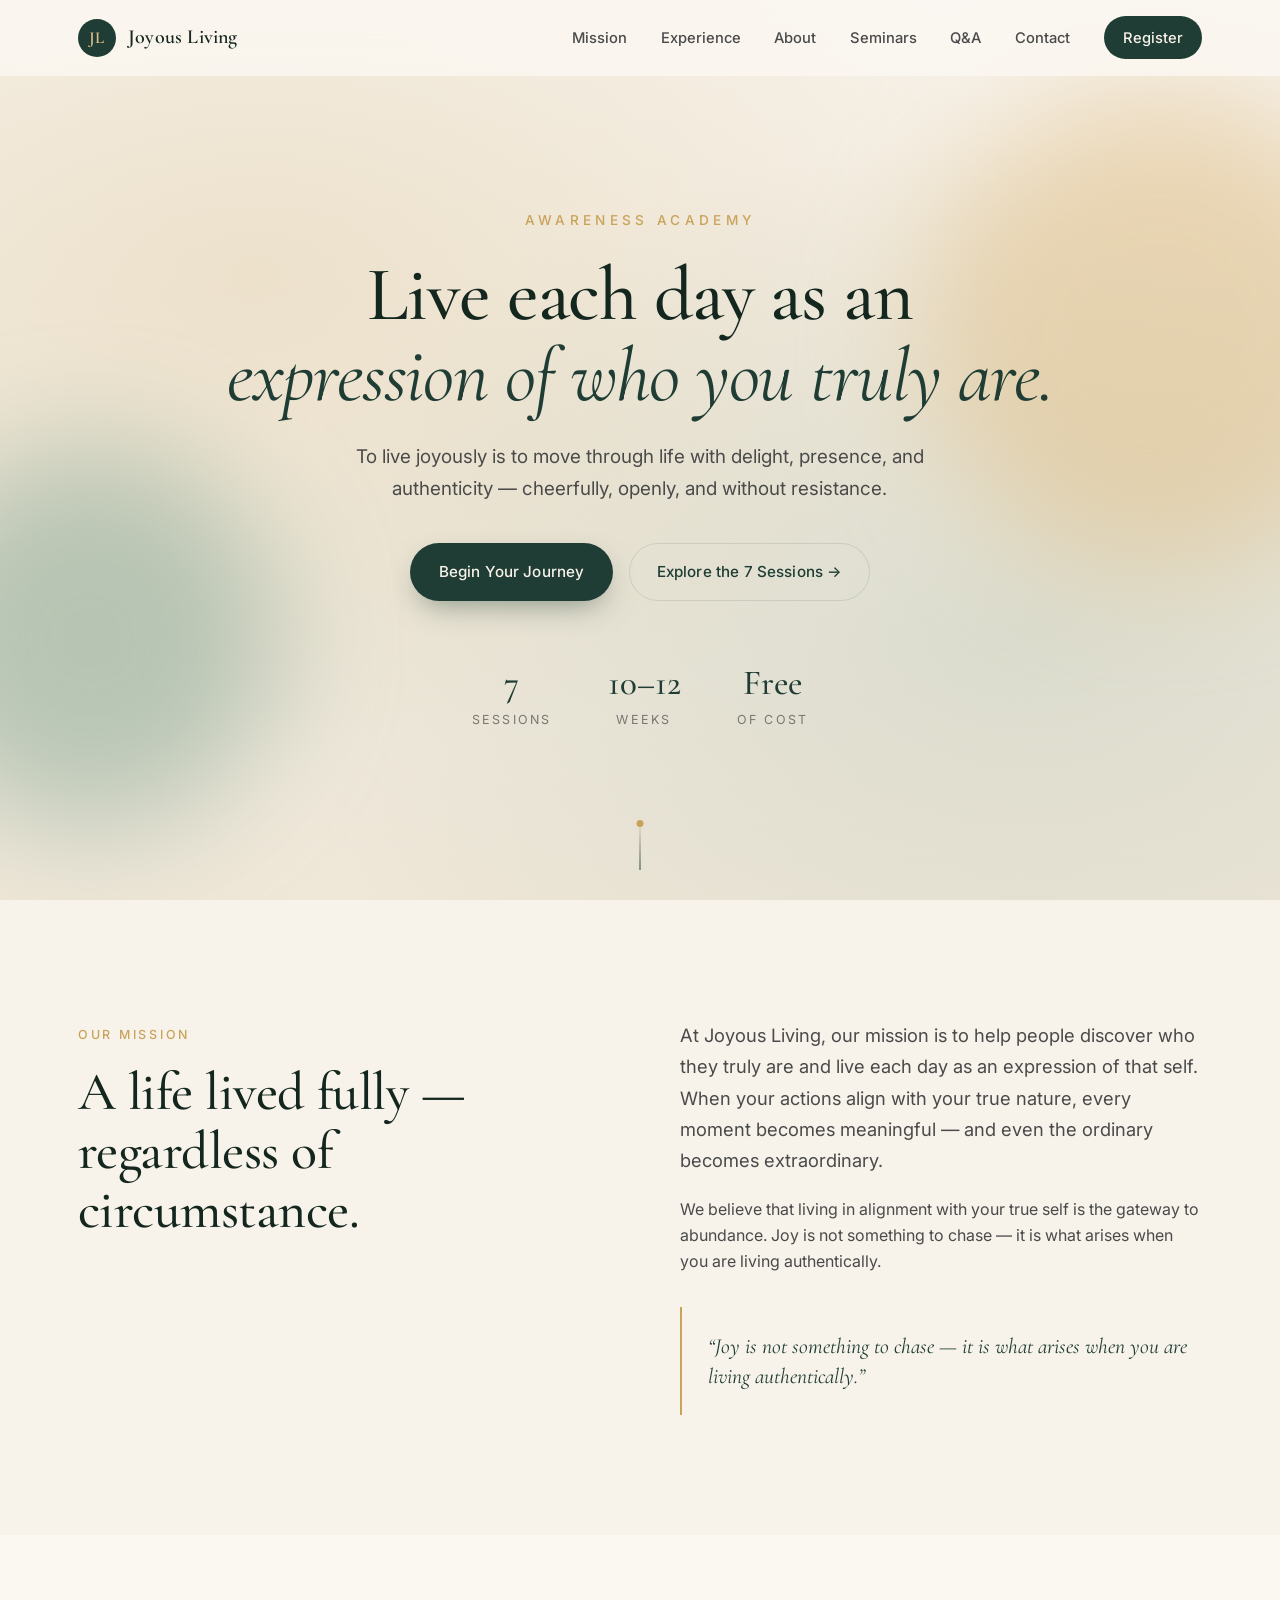
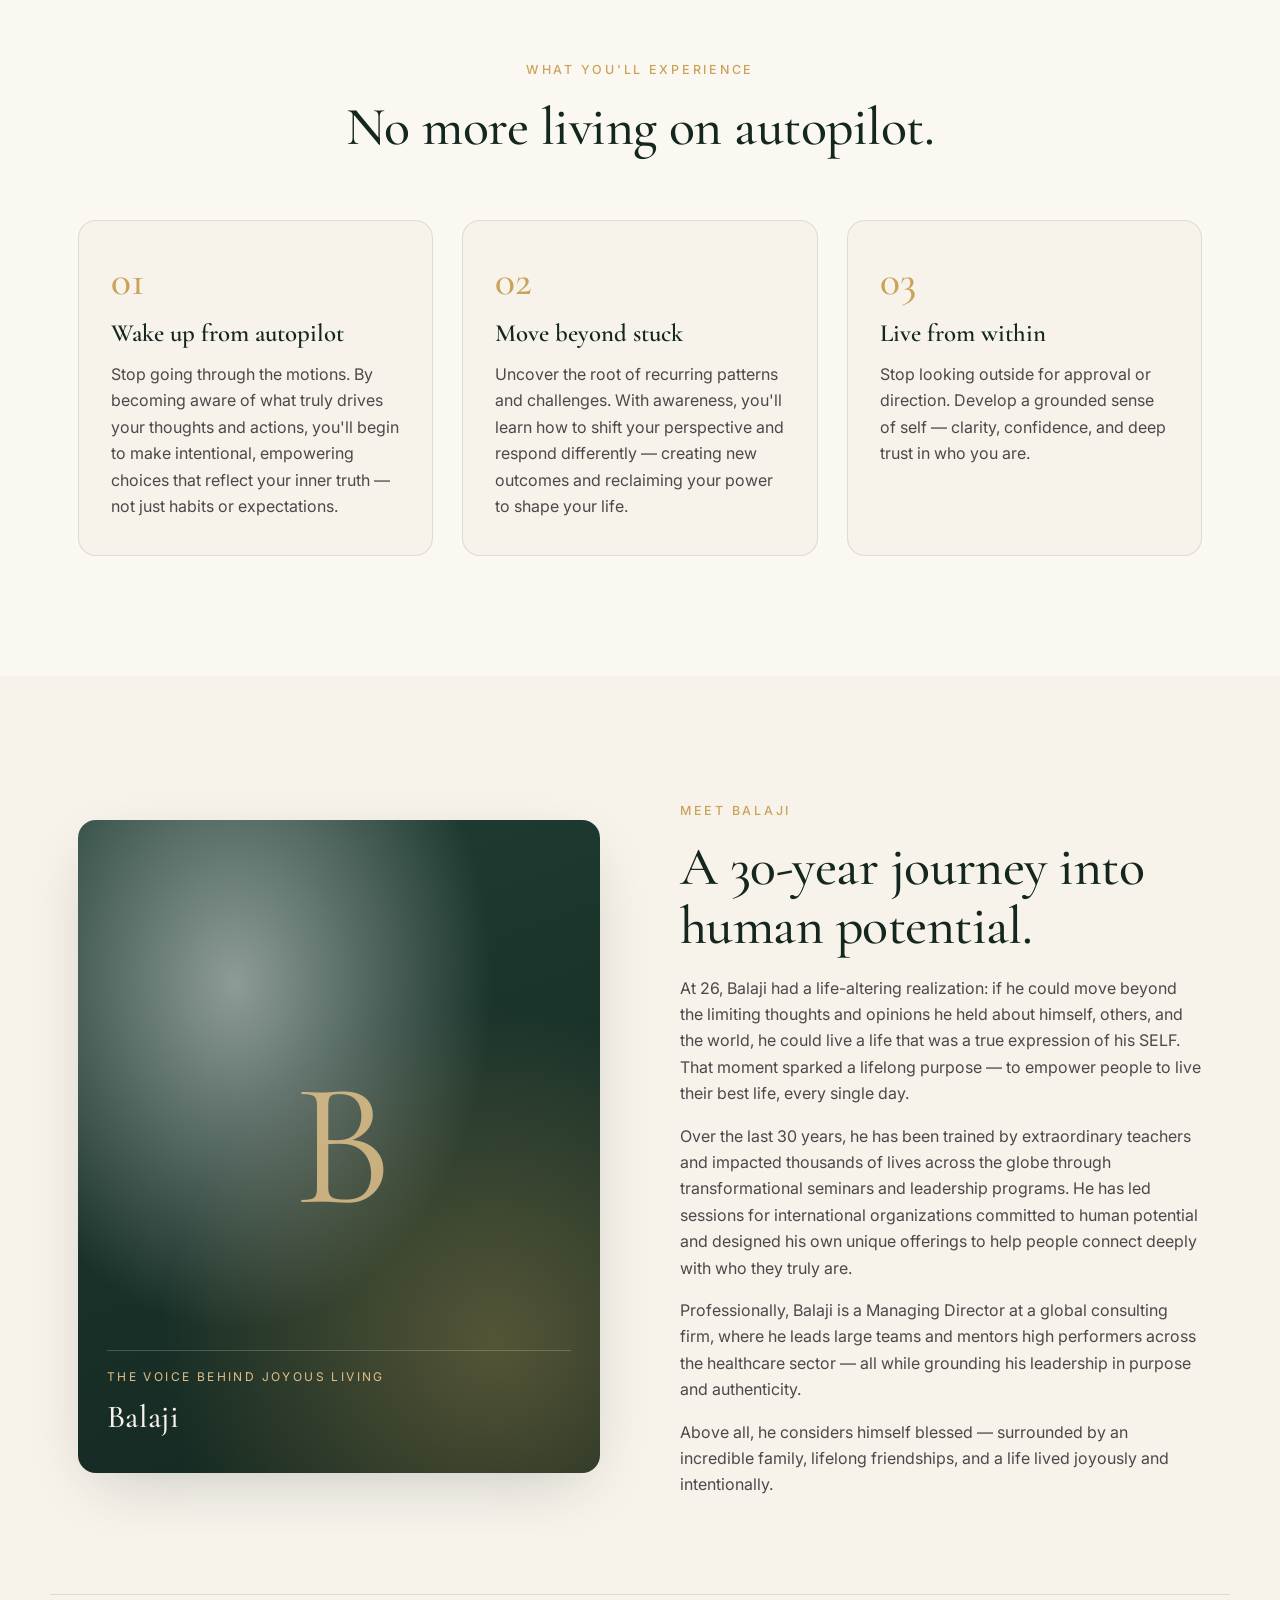
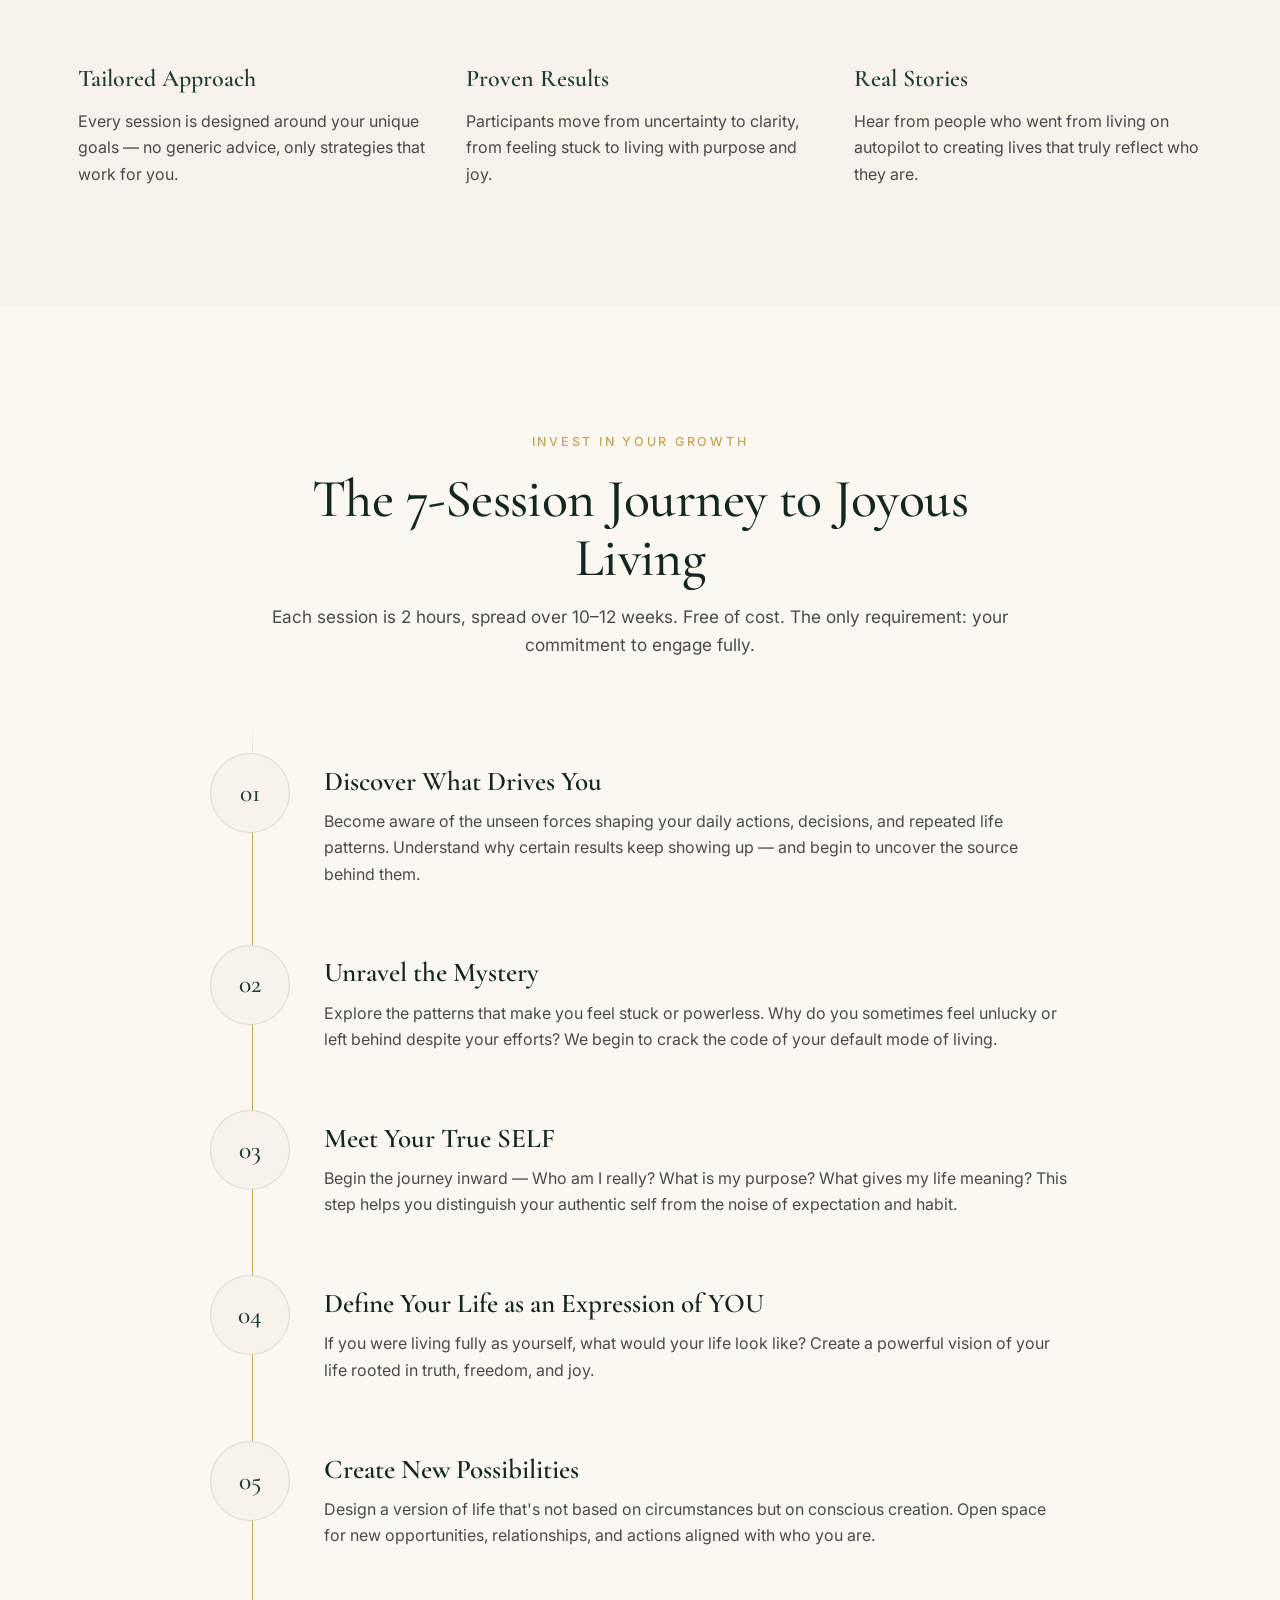
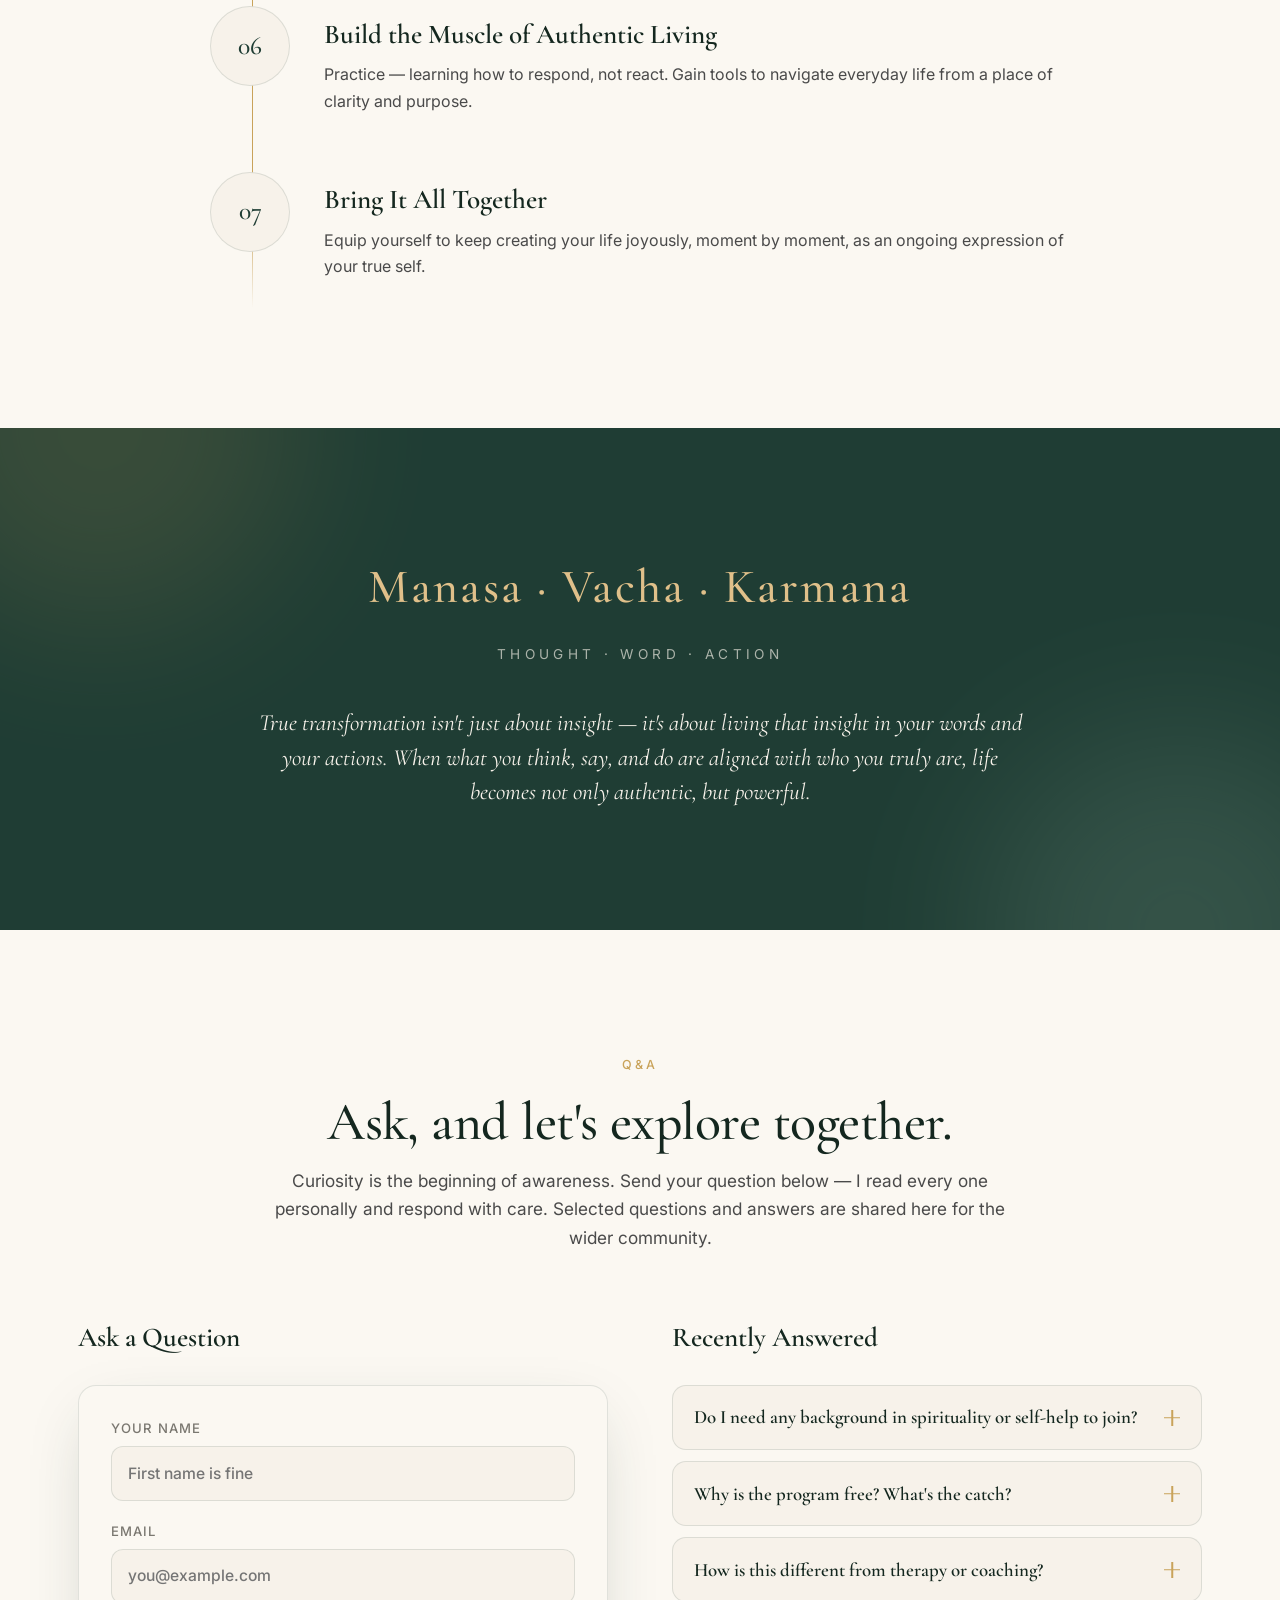
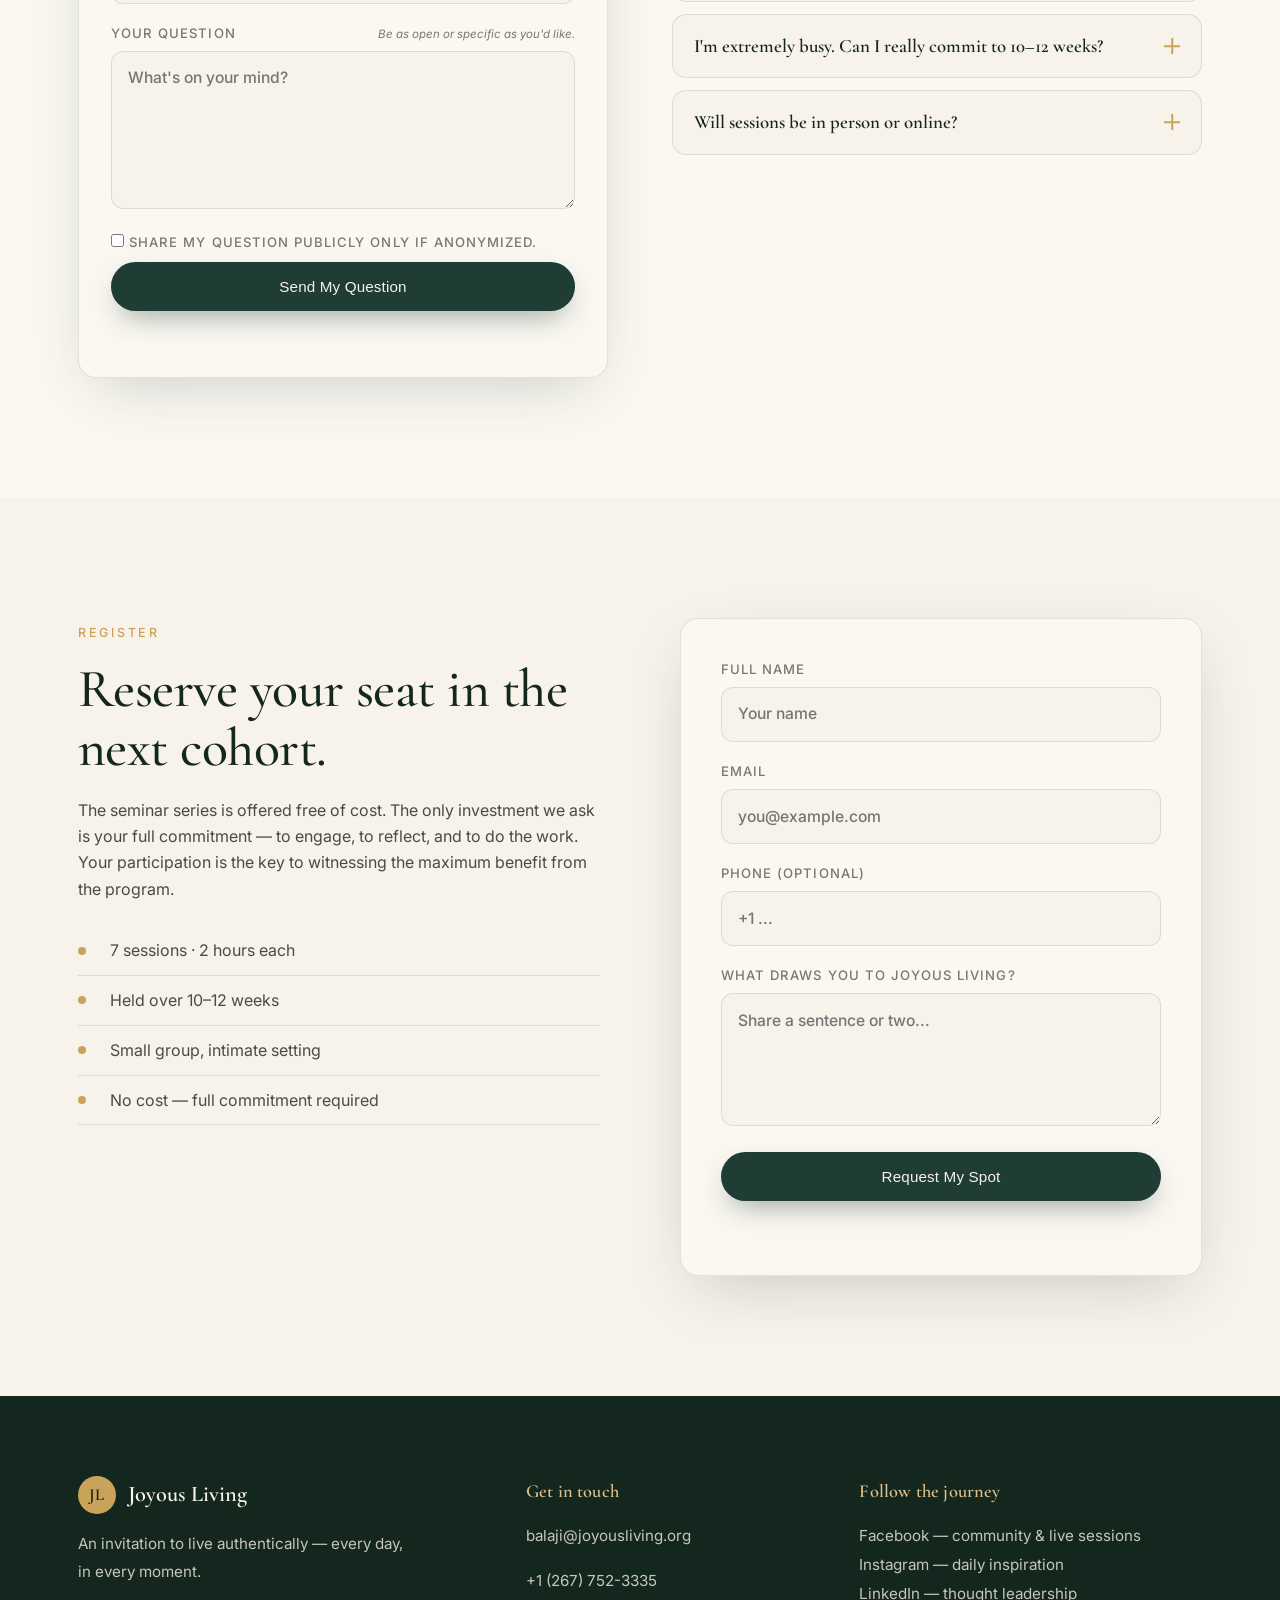
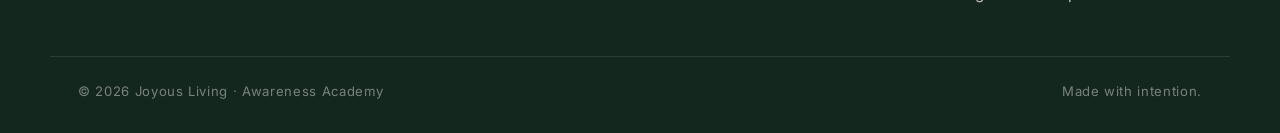
<file: index.html>
<!DOCTYPE html>
<html lang="en">
<head>
  <meta charset="UTF-8" />
  <meta name="viewport" content="width=device-width, initial-scale=1.0" />
  <title>Joyous Living — Awareness Academy</title>
  <meta name="description" content="Discover who you truly are and live each day as an expression of that self. A free 7-session journey to authentic, joyous living." />
  <link rel="preconnect" href="https://fonts.googleapis.com">
  <link rel="preconnect" href="https://fonts.gstatic.com" crossorigin>
  <link href="https://fonts.googleapis.com/css2?family=Cormorant+Garamond:wght@400;500;600;700&family=Inter:wght@300;400;500;600&display=swap" rel="stylesheet">
  <link rel="stylesheet" href="styles.css" />
</head>
<body>

  <!-- NAVIGATION -->
  <header class="nav">
    <div class="nav__inner">
      <a href="#home" class="nav__logo">
        <span class="nav__mark">JL</span>
        <span class="nav__name">Joyous Living</span>
      </a>
      <nav class="nav__links" id="navLinks">
        <a href="#mission">Mission</a>
        <a href="#experience">Experience</a>
        <a href="#about">About</a>
        <a href="#seminars">Seminars</a>
        <a href="#qa">Q&amp;A</a>
        <a href="#contact">Contact</a>
        <a href="#register" class="nav__cta">Register</a>
      </nav>
      <button class="nav__burger" id="navBurger" aria-label="Open menu">
        <span></span><span></span><span></span>
      </button>
    </div>
  </header>

  <!-- HERO -->
  <section class="hero" id="home">
    <div class="hero__bg"></div>
    <div class="hero__inner">
      <p class="hero__eyebrow">Awareness Academy</p>
      <h1 class="hero__title">
        Live each day as an<br />
        <em>expression of who you truly are.</em>
      </h1>
      <p class="hero__sub">
        To live joyously is to move through life with delight, presence,
        and authenticity — cheerfully, openly, and without resistance.
      </p>
      <div class="hero__actions">
        <a href="#register" class="btn btn--primary">Begin Your Journey</a>
        <a href="#seminars" class="btn btn--ghost">Explore the 7 Sessions →</a>
      </div>
      <div class="hero__meta">
        <div><strong>7</strong><span>Sessions</span></div>
        <div><strong>10–12</strong><span>Weeks</span></div>
        <div><strong>Free</strong><span>Of cost</span></div>
      </div>
    </div>
    <div class="hero__scroll"><span></span></div>
  </section>

  <!-- MISSION -->
  <section class="section mission" id="mission">
    <div class="container grid-2">
      <div class="reveal">
        <p class="eyebrow">Our Mission</p>
        <h2 class="h2">A life lived fully — regardless of circumstance.</h2>
      </div>
      <div class="reveal">
        <p class="lede">
          At Joyous Living, our mission is to help people discover who they truly are
          and live each day as an expression of that self. When your actions align with
          your true nature, every moment becomes meaningful — and even the ordinary
          becomes extraordinary.
        </p>
        <p>
          We believe that living in alignment with your true self is the gateway to
          abundance. Joy is not something to chase — it is what arises when you are
          living authentically.
        </p>
        <blockquote class="pullquote">
          “Joy is not something to chase — it is what arises when you are living authentically.”
        </blockquote>
      </div>
    </div>
  </section>

  <!-- EXPERIENCE -->
  <section class="section experience" id="experience">
    <div class="container">
      <div class="section__head reveal">
        <p class="eyebrow">What You'll Experience</p>
        <h2 class="h2">No more living on autopilot.</h2>
      </div>
      <div class="cards">
        <article class="card reveal">
          <div class="card__num">01</div>
          <h3>Wake up from autopilot</h3>
          <p>
            Stop going through the motions. By becoming aware of what truly drives your
            thoughts and actions, you'll begin to make intentional, empowering choices
            that reflect your inner truth — not just habits or expectations.
          </p>
        </article>
        <article class="card reveal">
          <div class="card__num">02</div>
          <h3>Move beyond stuck</h3>
          <p>
            Uncover the root of recurring patterns and challenges. With awareness, you'll
            learn how to shift your perspective and respond differently — creating new
            outcomes and reclaiming your power to shape your life.
          </p>
        </article>
        <article class="card reveal">
          <div class="card__num">03</div>
          <h3>Live from within</h3>
          <p>
            Stop looking outside for approval or direction. Develop a grounded sense
            of self — clarity, confidence, and deep trust in who you are.
          </p>
        </article>
      </div>
    </div>
  </section>

  <!-- ABOUT -->
  <section class="section about" id="about">
    <div class="container grid-2 grid-2--about">
      <div class="about__portrait reveal">
        <div class="portrait">
          <div class="portrait__initials">B</div>
          <div class="portrait__caption">
            <span>The Voice Behind Joyous Living</span>
            <strong>Balaji</strong>
          </div>
        </div>
      </div>
      <div class="reveal">
        <p class="eyebrow">Meet Balaji</p>
        <h2 class="h2">A 30-year journey into human potential.</h2>
        <p>
          At 26, Balaji had a life-altering realization: if he could move beyond the
          limiting thoughts and opinions he held about himself, others, and the world,
          he could live a life that was a true expression of his SELF.
          That moment sparked a lifelong purpose — to empower people to live their
          best life, every single day.
        </p>
        <p>
          Over the last 30 years, he has been trained by extraordinary teachers and
          impacted thousands of lives across the globe through transformational
          seminars and leadership programs. He has led sessions for international
          organizations committed to human potential and designed his own unique
          offerings to help people connect deeply with who they truly are.
        </p>
        <p>
          Professionally, Balaji is a Managing Director at a global consulting firm,
          where he leads large teams and mentors high performers across the healthcare
          sector — all while grounding his leadership in purpose and authenticity.
        </p>
        <p>
          Above all, he considers himself blessed — surrounded by an incredible family,
          lifelong friendships, and a life lived joyously and intentionally.
        </p>
      </div>
    </div>

    <div class="container reasons">
      <div class="reason reveal">
        <h4>Tailored Approach</h4>
        <p>Every session is designed around your unique goals — no generic advice, only strategies that work for you.</p>
      </div>
      <div class="reason reveal">
        <h4>Proven Results</h4>
        <p>Participants move from uncertainty to clarity, from feeling stuck to living with purpose and joy.</p>
      </div>
      <div class="reason reveal">
        <h4>Real Stories</h4>
        <p>Hear from people who went from living on autopilot to creating lives that truly reflect who they are.</p>
      </div>
    </div>
  </section>

  <!-- SEMINARS -->
  <section class="section seminars" id="seminars">
    <div class="container">
      <div class="section__head reveal">
        <p class="eyebrow">Invest in Your Growth</p>
        <h2 class="h2">The 7-Session Journey to Joyous Living</h2>
        <p class="section__sub">
          Each session is 2 hours, spread over 10–12 weeks. Free of cost.
          The only requirement: your commitment to engage fully.
        </p>
      </div>

      <ol class="timeline">
        <li class="timeline__item reveal">
          <div class="timeline__num">01</div>
          <div class="timeline__body">
            <h3>Discover What Drives You</h3>
            <p>Become aware of the unseen forces shaping your daily actions, decisions, and repeated life patterns. Understand why certain results keep showing up — and begin to uncover the source behind them.</p>
          </div>
        </li>
        <li class="timeline__item reveal">
          <div class="timeline__num">02</div>
          <div class="timeline__body">
            <h3>Unravel the Mystery</h3>
            <p>Explore the patterns that make you feel stuck or powerless. Why do you sometimes feel unlucky or left behind despite your efforts? We begin to crack the code of your default mode of living.</p>
          </div>
        </li>
        <li class="timeline__item reveal">
          <div class="timeline__num">03</div>
          <div class="timeline__body">
            <h3>Meet Your True SELF</h3>
            <p>Begin the journey inward — Who am I really? What is my purpose? What gives my life meaning? This step helps you distinguish your authentic self from the noise of expectation and habit.</p>
          </div>
        </li>
        <li class="timeline__item reveal">
          <div class="timeline__num">04</div>
          <div class="timeline__body">
            <h3>Define Your Life as an Expression of YOU</h3>
            <p>If you were living fully as yourself, what would your life look like? Create a powerful vision of your life rooted in truth, freedom, and joy.</p>
          </div>
        </li>
        <li class="timeline__item reveal">
          <div class="timeline__num">05</div>
          <div class="timeline__body">
            <h3>Create New Possibilities</h3>
            <p>Design a version of life that's not based on circumstances but on conscious creation. Open space for new opportunities, relationships, and actions aligned with who you are.</p>
          </div>
        </li>
        <li class="timeline__item reveal">
          <div class="timeline__num">06</div>
          <div class="timeline__body">
            <h3>Build the Muscle of Authentic Living</h3>
            <p>Practice — learning how to respond, not react. Gain tools to navigate everyday life from a place of clarity and purpose.</p>
          </div>
        </li>
        <li class="timeline__item reveal">
          <div class="timeline__num">07</div>
          <div class="timeline__body">
            <h3>Bring It All Together</h3>
            <p>Equip yourself to keep creating your life joyously, moment by moment, as an ongoing expression of your true self.</p>
          </div>
        </li>
      </ol>
    </div>
  </section>

  <!-- MANTRA / QUOTE -->
  <section class="mantra reveal">
    <div class="container">
      <p class="mantra__sanskrit">Manasa · Vacha · Karmana</p>
      <p class="mantra__translation">Thought · Word · Action</p>
      <p class="mantra__body">
        True transformation isn't just about insight — it's about living that insight
        in your words and your actions. When what you think, say, and do are aligned
        with who you truly are, life becomes not only authentic, but powerful.
      </p>
    </div>
  </section>

  <!-- Q&A -->
  <section class="section qa" id="qa">
    <div class="container">
      <div class="section__head reveal">
        <p class="eyebrow">Q&amp;A</p>
        <h2 class="h2">Ask, and let's explore together.</h2>
        <p class="section__sub">
          Curiosity is the beginning of awareness. Send your question below — I read
          every one personally and respond with care. Selected questions and answers
          are shared here for the wider community.
        </p>
      </div>

      <div class="grid-2 qa__grid">
        <!-- Submit a question -->
        <div class="reveal">
          <h3 class="qa__h3">Ask a Question</h3>
          <form class="form qa__form" id="qaForm">
            <div class="form__row">
              <label>Your name
                <input type="text" name="name" required placeholder="First name is fine" />
              </label>
            </div>
            <div class="form__row">
              <label>Email
                <input type="email" name="email" required placeholder="you@example.com" />
              </label>
            </div>
            <div class="form__row">
              <label>
                <span class="label-row">
                  Your question
                  <span class="label-hint">Be as open or specific as you'd like.</span>
                </span>
                <textarea name="question" rows="5" required placeholder="What's on your mind?"></textarea>
              </label>
            </div>
            <label class="checkbox">
              <input type="checkbox" name="anonymous" />
              <span>Share my question publicly only if anonymized.</span>
            </label>
            <button class="btn btn--primary btn--block" type="submit">Send My Question</button>
            <p class="form__note" id="qaNote"></p>
          </form>
        </div>

        <!-- Curated Q&A list (accordion) -->
        <div class="reveal">
          <h3 class="qa__h3">Recently Answered</h3>
          <div class="accordion" id="qaAccordion" aria-live="polite">
            <p class="qa__loading">Loading…</p>
          </div>
        </div>
      </div>
    </div>
  </section>

  <!-- REGISTER -->
  <section class="section register" id="register">
    <div class="container grid-2">
      <div class="reveal">
        <p class="eyebrow">Register</p>
        <h2 class="h2">Reserve your seat in the next cohort.</h2>
        <p>
          The seminar series is offered free of cost. The only investment we ask is
          your full commitment — to engage, to reflect, and to do the work.
          Your participation is the key to witnessing the maximum benefit from the program.
        </p>
        <ul class="checklist">
          <li>7 sessions · 2 hours each</li>
          <li>Held over 10–12 weeks</li>
          <li>Small group, intimate setting</li>
          <li>No cost — full commitment required</li>
        </ul>
      </div>
      <form class="form reveal" id="registerForm">
        <div class="form__row">
          <label>Full name
            <input type="text" name="name" required placeholder="Your name" />
          </label>
        </div>
        <div class="form__row">
          <label>Email
            <input type="email" name="email" required placeholder="you@example.com" />
          </label>
        </div>
        <div class="form__row">
          <label>Phone (optional)
            <input type="tel" name="phone" placeholder="+1 ..." />
          </label>
        </div>
        <div class="form__row">
          <label>What draws you to Joyous Living?
            <textarea name="message" rows="4" placeholder="Share a sentence or two..."></textarea>
          </label>
        </div>
        <button class="btn btn--primary btn--block" type="submit">Request My Spot</button>
        <p class="form__note" id="formNote"></p>
      </form>
    </div>
  </section>

  <!-- CONTACT / FOOTER -->
  <footer class="footer" id="contact">
    <div class="container footer__grid">
      <div>
        <div class="footer__logo">
          <span class="nav__mark">JL</span>
          <span>Joyous Living</span>
        </div>
        <p class="footer__tag">An invitation to live authentically — every day, in every moment.</p>
      </div>
      <div>
        <h5>Get in touch</h5>
        <p><a href="mailto:balaji@joyousliving.org">balaji@joyousliving.org</a></p>
        <p><a href="tel:+12677523335">+1 (267) 752-3335</a></p>
      </div>
      <div>
        <h5>Follow the journey</h5>
        <ul class="social">
          <li><a href="#">Facebook — community & live sessions</a></li>
          <li><a href="#">Instagram — daily inspiration</a></li>
          <li><a href="#">LinkedIn — thought leadership</a></li>
        </ul>
      </div>
    </div>
    <div class="footer__base">
      <span>© 2026 Joyous Living · Awareness Academy</span>
      <span>Made with intention.</span>
    </div>
  </footer>

  <!-- Netlify Identity: redirects /admin invites to the CMS -->
  <script src="https://identity.netlify.com/v1/netlify-identity-widget.js"></script>
  <script>
    if (window.netlifyIdentity) {
      window.netlifyIdentity.on('init', user => {
        if (!user) {
          window.netlifyIdentity.on('login', () => {
            document.location.href = '/admin/';
          });
        }
      });
    }
  </script>
  <script src="script.js"></script>
</body>
</html>
</file>
<file: styles.css>
/* ============================================
   JOYOUS LIVING — Redesign
   Palette: warm ivory, deep forest, soft gold
   ============================================ */

:root {
  --ivory:        #f7f2ea;
  --ivory-deep:   #efe7d8;
  --cream:        #fbf8f2;
  --forest:       #1f3d34;
  --forest-deep:  #14271f;
  --gold:         #c9a35a;
  --gold-soft:    #e0c08a;
  --sage:         #8aa896;
  --rose:         #d9a89a;
  --ink:          #1c1c1c;
  --ink-soft:     #4a4a4a;
  --ink-mute:     #7a7770;
  --line:         rgba(31,61,52,0.12);
  --shadow:       0 20px 60px -20px rgba(31,61,52,0.25);
  --radius:       18px;
  --maxw:         1180px;
}

* { box-sizing: border-box; margin: 0; padding: 0; }

html { scroll-behavior: smooth; }

body {
  font-family: 'Inter', system-ui, -apple-system, sans-serif;
  font-weight: 400;
  color: var(--ink);
  background: var(--cream);
  line-height: 1.65;
  -webkit-font-smoothing: antialiased;
  text-rendering: optimizeLegibility;
}

img { max-width: 100%; display: block; }
a   { color: inherit; text-decoration: none; transition: color .2s ease, opacity .2s ease; }
a:hover { opacity: .8; }

.container { max-width: var(--maxw); margin: 0 auto; padding: 0 28px; }

/* ============================================
   Typography
   ============================================ */
.h2 {
  font-family: 'Cormorant Garamond', serif;
  font-weight: 500;
  font-size: clamp(2rem, 4.2vw, 3.4rem);
  line-height: 1.1;
  letter-spacing: -0.01em;
  color: var(--forest-deep);
  margin-bottom: 1.2rem;
}

.eyebrow {
  font-family: 'Inter', sans-serif;
  font-size: 0.78rem;
  letter-spacing: 0.22em;
  text-transform: uppercase;
  font-weight: 500;
  color: var(--gold);
  margin-bottom: 1rem;
  display: inline-block;
}

.lede {
  font-size: 1.15rem;
  color: var(--ink-soft);
  margin-bottom: 1.2rem;
  line-height: 1.7;
}

p { color: var(--ink-soft); }
p + p { margin-top: 1rem; }

/* ============================================
   Buttons
   ============================================ */
.btn {
  display: inline-flex;
  align-items: center;
  gap: 0.5rem;
  padding: 0.95rem 1.7rem;
  border-radius: 999px;
  font-weight: 500;
  font-size: 0.95rem;
  letter-spacing: 0.01em;
  transition: all 0.25s ease;
  border: 1px solid transparent;
  cursor: pointer;
}
.btn--primary {
  background: var(--forest);
  color: var(--ivory);
  box-shadow: 0 12px 30px -10px rgba(31,61,52,0.5);
}
.btn--primary:hover { background: var(--forest-deep); opacity: 1; transform: translateY(-1px); }
.btn--ghost {
  background: transparent;
  color: var(--forest);
  border-color: var(--line);
}
.btn--ghost:hover { background: var(--ivory); opacity: 1; }
.btn--block { width: 100%; justify-content: center; }

/* ============================================
   Navigation
   ============================================ */
.nav {
  position: fixed; top: 0; left: 0; right: 0;
  z-index: 100;
  backdrop-filter: blur(14px);
  background: rgba(251,248,242,0.78);
  border-bottom: 1px solid transparent;
  transition: border-color .3s ease, background .3s ease;
}
.nav.scrolled { border-color: var(--line); background: rgba(251,248,242,0.92); }

.nav__inner {
  max-width: var(--maxw);
  margin: 0 auto;
  padding: 16px 28px;
  display: flex; align-items: center; justify-content: space-between;
}

.nav__logo { display: flex; align-items: center; gap: 12px; }
.nav__mark {
  width: 38px; height: 38px;
  border-radius: 50%;
  background: var(--forest);
  color: var(--gold-soft);
  display: grid; place-items: center;
  font-family: 'Cormorant Garamond', serif;
  font-weight: 600;
  font-size: 1.05rem;
  letter-spacing: 0.02em;
}
.nav__name {
  font-family: 'Cormorant Garamond', serif;
  font-weight: 600;
  font-size: 1.25rem;
  color: var(--forest-deep);
  letter-spacing: 0.01em;
}

.nav__links { display: flex; align-items: center; gap: 2.1rem; }
.nav__links a {
  font-size: 0.92rem;
  color: var(--ink-soft);
  font-weight: 500;
  position: relative;
}
.nav__links a:not(.nav__cta)::after {
  content: '';
  position: absolute;
  left: 0; bottom: -6px;
  width: 0; height: 1px;
  background: var(--gold);
  transition: width 0.3s ease;
}
.nav__links a:not(.nav__cta):hover::after { width: 100%; }
.nav__links a:not(.nav__cta):hover { opacity: 1; color: var(--forest); }

.nav__cta {
  background: var(--forest);
  color: var(--ivory) !important;
  padding: 0.6rem 1.2rem;
  border-radius: 999px;
  transition: background 0.25s ease;
}
.nav__cta:hover { background: var(--forest-deep); opacity: 1; }

.nav__burger {
  display: none;
  background: none; border: none; cursor: pointer;
  width: 32px; height: 24px;
  flex-direction: column; justify-content: space-between;
}
.nav__burger span {
  height: 2px; width: 100%;
  background: var(--forest);
  transition: transform .3s ease, opacity .3s ease;
}

/* ============================================
   HERO
   ============================================ */
.hero {
  position: relative;
  min-height: 100vh;
  display: flex; align-items: center;
  padding: 120px 28px 80px;
  overflow: hidden;
}
.hero__bg {
  position: absolute; inset: 0;
  background:
    radial-gradient(ellipse at 20% 30%, rgba(201,163,90,0.18), transparent 55%),
    radial-gradient(ellipse at 80% 70%, rgba(138,168,150,0.22), transparent 55%),
    linear-gradient(180deg, var(--ivory) 0%, var(--ivory-deep) 100%);
  z-index: -1;
}
.hero__bg::before,
.hero__bg::after {
  content: '';
  position: absolute;
  border-radius: 50%;
  filter: blur(60px);
  opacity: .55;
}
.hero__bg::before {
  width: 480px; height: 480px;
  background: var(--gold-soft);
  top: 10%; right: -120px;
  animation: float 14s ease-in-out infinite;
}
.hero__bg::after {
  width: 380px; height: 380px;
  background: var(--sage);
  bottom: 8%; left: -100px;
  animation: float 18s ease-in-out infinite reverse;
}
@keyframes float {
  0%,100% { transform: translateY(0) translateX(0); }
  50% { transform: translateY(-30px) translateX(20px); }
}

.hero__inner { max-width: 920px; margin: 0 auto; text-align: center; }
.hero__eyebrow {
  font-size: 0.85rem;
  letter-spacing: 0.32em;
  text-transform: uppercase;
  color: var(--gold);
  margin-bottom: 1.5rem;
  font-weight: 500;
}
.hero__title {
  font-family: 'Cormorant Garamond', serif;
  font-weight: 500;
  font-size: clamp(2.4rem, 6vw, 5.2rem);
  line-height: 1.05;
  letter-spacing: -0.015em;
  color: var(--forest-deep);
  margin-bottom: 1.5rem;
}
.hero__title em {
  font-style: italic;
  color: var(--forest);
  font-weight: 400;
}
.hero__sub {
  font-size: 1.18rem;
  color: var(--ink-soft);
  max-width: 620px;
  margin: 0 auto 2.4rem;
  line-height: 1.7;
}
.hero__actions {
  display: flex; gap: 1rem; justify-content: center;
  flex-wrap: wrap; margin-bottom: 4rem;
}
.hero__meta {
  display: flex; justify-content: center; gap: 3.5rem;
  flex-wrap: wrap;
}
.hero__meta > div {
  text-align: center;
}
.hero__meta strong {
  display: block;
  font-family: 'Cormorant Garamond', serif;
  font-weight: 500;
  font-size: 2.2rem;
  color: var(--forest);
  line-height: 1;
  margin-bottom: 0.3rem;
}
.hero__meta span {
  font-size: 0.78rem;
  text-transform: uppercase;
  letter-spacing: 0.18em;
  color: var(--ink-mute);
}

.hero__scroll {
  position: absolute; bottom: 30px; left: 50%;
  transform: translateX(-50%);
  width: 1px; height: 50px;
  background: linear-gradient(to bottom, transparent, var(--forest));
}
.hero__scroll span {
  position: absolute; left: -3px; top: 0;
  width: 7px; height: 7px; border-radius: 50%;
  background: var(--gold);
  animation: scrollDot 2.4s ease-in-out infinite;
}
@keyframes scrollDot {
  0% { top: 0; opacity: 1; }
  100% { top: 45px; opacity: 0; }
}

/* ============================================
   Sections
   ============================================ */
.section { padding: 120px 0; position: relative; }
.section__head { text-align: center; max-width: 740px; margin: 0 auto 4rem; }
.section__head .h2 { margin-bottom: 1rem; }
.section__sub { font-size: 1.08rem; color: var(--ink-soft); }

.grid-2 {
  display: grid;
  grid-template-columns: 1fr 1fr;
  gap: 5rem;
  align-items: start;
}
.grid-2--about { gap: 5rem; align-items: center; }

/* MISSION */
.mission { background: var(--ivory); }
.pullquote {
  margin-top: 2rem;
  padding: 1.5rem 0 1.5rem 1.6rem;
  border-left: 2px solid var(--gold);
  font-family: 'Cormorant Garamond', serif;
  font-style: italic;
  font-size: 1.35rem;
  line-height: 1.4;
  color: var(--forest);
}

/* EXPERIENCE */
.experience { background: var(--cream); }
.cards {
  display: grid;
  grid-template-columns: repeat(3, 1fr);
  gap: 1.8rem;
}
.card {
  background: var(--ivory);
  padding: 2.5rem 2rem 2.2rem;
  border-radius: var(--radius);
  border: 1px solid var(--line);
  transition: transform .35s ease, box-shadow .35s ease;
  position: relative;
  overflow: hidden;
}
.card::before {
  content: '';
  position: absolute; top: 0; left: 0;
  width: 100%; height: 3px;
  background: linear-gradient(90deg, var(--gold), var(--rose));
  opacity: 0; transition: opacity .35s ease;
}
.card:hover {
  transform: translateY(-6px);
  box-shadow: var(--shadow);
}
.card:hover::before { opacity: 1; }
.card__num {
  font-family: 'Cormorant Garamond', serif;
  font-size: 2.6rem;
  font-weight: 500;
  color: var(--gold);
  line-height: 1;
  margin-bottom: 1rem;
}
.card h3 {
  font-family: 'Cormorant Garamond', serif;
  font-weight: 600;
  font-size: 1.55rem;
  color: var(--forest-deep);
  margin-bottom: 0.8rem;
  line-height: 1.2;
}

/* ABOUT */
.about { background: var(--ivory); }
.portrait {
  aspect-ratio: 4 / 5;
  border-radius: var(--radius);
  background:
    radial-gradient(ellipse at 30% 25%, rgba(255,255,255,0.5), transparent 50%),
    linear-gradient(160deg, var(--forest) 0%, var(--forest-deep) 100%);
  position: relative;
  overflow: hidden;
  box-shadow: var(--shadow);
}
.portrait::before {
  content: '';
  position: absolute; inset: 0;
  background:
    radial-gradient(circle at 80% 80%, rgba(201,163,90,0.35), transparent 50%);
}
.portrait__initials {
  position: absolute;
  inset: 0;
  display: grid; place-items: center;
  font-family: 'Cormorant Garamond', serif;
  font-size: 11rem;
  font-weight: 400;
  color: var(--gold-soft);
  letter-spacing: -0.04em;
  opacity: 0.85;
}
.portrait__caption {
  position: absolute;
  bottom: 1.8rem; left: 1.8rem; right: 1.8rem;
  color: var(--ivory);
  display: flex; flex-direction: column;
  border-top: 1px solid rgba(255,255,255,0.2);
  padding-top: 1rem;
}
.portrait__caption span {
  font-size: 0.75rem;
  letter-spacing: 0.2em;
  text-transform: uppercase;
  color: var(--gold-soft);
  margin-bottom: 0.3rem;
}
.portrait__caption strong {
  font-family: 'Cormorant Garamond', serif;
  font-weight: 500;
  font-size: 2rem;
  letter-spacing: 0.02em;
}

.reasons {
  margin-top: 6rem;
  display: grid;
  grid-template-columns: repeat(3, 1fr);
  gap: 2.5rem;
  padding-top: 4rem;
  border-top: 1px solid var(--line);
}
.reason h4 {
  font-family: 'Cormorant Garamond', serif;
  font-weight: 600;
  font-size: 1.5rem;
  color: var(--forest);
  margin-bottom: 0.6rem;
}

/* SEMINARS */
.seminars { background: var(--cream); }
.timeline {
  list-style: none;
  max-width: 860px;
  margin: 0 auto;
  position: relative;
}
.timeline::before {
  content: '';
  position: absolute;
  left: 42px; top: 0; bottom: 0;
  width: 1px;
  background: linear-gradient(to bottom, transparent, var(--gold) 8%, var(--gold) 92%, transparent);
}
.timeline__item {
  display: grid;
  grid-template-columns: 90px 1fr;
  gap: 1.5rem;
  align-items: start;
  padding: 1.8rem 0;
  position: relative;
}
.timeline__num {
  width: 80px; height: 80px;
  border-radius: 50%;
  background: var(--ivory);
  border: 1px solid var(--line);
  display: grid; place-items: center;
  font-family: 'Cormorant Garamond', serif;
  font-size: 1.6rem;
  font-weight: 500;
  color: var(--forest);
  position: relative;
  z-index: 2;
  transition: all .3s ease;
}
.timeline__item:hover .timeline__num {
  background: var(--forest);
  color: var(--gold-soft);
  transform: scale(1.05);
}
.timeline__body {
  padding-top: 0.8rem;
}
.timeline__body h3 {
  font-family: 'Cormorant Garamond', serif;
  font-weight: 600;
  font-size: 1.7rem;
  color: var(--forest-deep);
  margin-bottom: 0.6rem;
  line-height: 1.2;
}

/* MANTRA */
.mantra {
  padding: 120px 28px;
  background: var(--forest);
  color: var(--ivory);
  text-align: center;
  position: relative;
  overflow: hidden;
}
.mantra::before,
.mantra::after {
  content: '';
  position: absolute;
  border-radius: 50%;
  filter: blur(80px);
}
.mantra::before {
  width: 400px; height: 400px;
  background: var(--gold);
  opacity: 0.15;
  top: -200px; left: -100px;
}
.mantra::after {
  width: 400px; height: 400px;
  background: var(--sage);
  opacity: 0.2;
  bottom: -200px; right: -100px;
}
.mantra .container { position: relative; z-index: 1; max-width: 820px; }
.mantra__sanskrit {
  font-family: 'Cormorant Garamond', serif;
  font-weight: 500;
  font-size: clamp(2rem, 4vw, 3rem);
  letter-spacing: 0.05em;
  color: var(--gold-soft);
  margin-bottom: 0.6rem;
}
.mantra__translation {
  font-size: 0.85rem;
  letter-spacing: 0.32em;
  text-transform: uppercase;
  color: rgba(247,242,234,0.65);
  margin-bottom: 2.5rem;
}
.mantra__body {
  font-family: 'Cormorant Garamond', serif;
  font-style: italic;
  font-size: 1.45rem;
  line-height: 1.5;
  color: var(--ivory);
}

/* REGISTER */
.register { background: var(--ivory); }
.checklist {
  list-style: none;
  margin-top: 1.5rem;
}
.checklist li {
  padding: 0.7rem 0 0.7rem 2rem;
  border-bottom: 1px solid var(--line);
  position: relative;
  color: var(--ink-soft);
}
.checklist li::before {
  content: '';
  position: absolute;
  left: 0; top: 50%;
  transform: translateY(-50%);
  width: 8px; height: 8px;
  border-radius: 50%;
  background: var(--gold);
}

.form {
  background: var(--cream);
  padding: 2.5rem;
  border-radius: var(--radius);
  border: 1px solid var(--line);
  box-shadow: var(--shadow);
}
.form__row { margin-bottom: 1.2rem; }
.form label {
  display: block;
  font-size: 0.82rem;
  letter-spacing: 0.08em;
  text-transform: uppercase;
  color: var(--ink-mute);
  font-weight: 500;
  margin-bottom: 0.5rem;
}
.form input,
.form textarea {
  width: 100%;
  background: var(--ivory);
  border: 1px solid var(--line);
  border-radius: 12px;
  padding: 0.85rem 1rem;
  font: inherit;
  color: var(--ink);
  font-size: 0.98rem;
  transition: border-color .25s ease, box-shadow .25s ease;
  margin-top: 0.4rem;
}
.form input:focus,
.form textarea:focus {
  outline: none;
  border-color: var(--gold);
  box-shadow: 0 0 0 3px rgba(201,163,90,0.15);
}
.form textarea { resize: vertical; }
.form__note {
  margin-top: 1rem;
  font-size: 0.9rem;
  color: var(--forest);
  min-height: 1.2em;
  text-align: center;
}

/* Q&A */
.qa { background: var(--cream); }
.qa__grid { gap: 4rem; align-items: start; }
.qa__h3 {
  font-family: 'Cormorant Garamond', serif;
  font-weight: 600;
  font-size: 1.7rem;
  color: var(--forest-deep);
  margin-bottom: 1.5rem;
}
.qa__form { padding: 2rem; }
.label-row {
  display: flex;
  align-items: baseline;
  justify-content: space-between;
  gap: 0.5rem;
}
.label-hint {
  font-size: 0.72rem;
  text-transform: none;
  letter-spacing: 0;
  color: var(--ink-mute);
  font-weight: 400;
  font-style: italic;
}
.checkbox {
  display: flex;
  align-items: flex-start;
  gap: 0.6rem;
  margin: -0.3rem 0 1.2rem;
  font-size: 0.85rem;
  color: var(--ink-soft);
  text-transform: none;
  letter-spacing: 0;
  font-weight: 400;
  cursor: pointer;
}
.checkbox input {
  width: auto;
  margin: 0.25rem 0 0;
  accent-color: var(--forest);
}

.accordion {
  display: flex;
  flex-direction: column;
  gap: 0.7rem;
}
.qa__loading {
  font-size: 0.95rem;
  color: var(--ink-mute);
  font-style: italic;
  padding: 1rem 0;
}
.qa-item {
  background: var(--ivory);
  border: 1px solid var(--line);
  border-radius: 14px;
  overflow: hidden;
  transition: border-color .25s ease, box-shadow .25s ease;
}
.qa-item[open] {
  border-color: var(--gold);
  box-shadow: 0 12px 30px -18px rgba(31,61,52,0.25);
}
.qa-item summary {
  list-style: none;
  cursor: pointer;
  padding: 1.2rem 1.3rem;
  display: flex;
  align-items: center;
  justify-content: space-between;
  gap: 1rem;
  font-family: 'Cormorant Garamond', serif;
  font-weight: 600;
  font-size: 1.18rem;
  color: var(--forest-deep);
  line-height: 1.3;
  transition: color .2s ease;
}
.qa-item summary::-webkit-details-marker { display: none; }
.qa-item summary:hover { color: var(--forest); }

.qa-item__icon {
  position: relative;
  width: 16px; height: 16px;
  flex: 0 0 16px;
}
.qa-item__icon::before,
.qa-item__icon::after {
  content: '';
  position: absolute;
  background: var(--gold);
  transition: transform .25s ease;
}
.qa-item__icon::before {
  top: 50%; left: 0;
  width: 100%; height: 1.5px;
  transform: translateY(-50%);
}
.qa-item__icon::after {
  top: 0; left: 50%;
  width: 1.5px; height: 100%;
  transform: translateX(-50%);
}
.qa-item[open] .qa-item__icon::after { transform: translateX(-50%) scaleY(0); }

.qa-item__a {
  padding: 0 1.3rem 1.3rem;
  animation: qaFade .35s ease;
}
.qa-item__a p {
  font-size: 0.98rem;
  line-height: 1.7;
}
.qa-item__by {
  display: block;
  margin-top: 0.9rem;
  font-family: 'Cormorant Garamond', serif;
  font-style: italic;
  color: var(--gold);
  font-size: 1rem;
}
@keyframes qaFade {
  from { opacity: 0; transform: translateY(-6px); }
  to   { opacity: 1; transform: translateY(0); }
}

/* FOOTER */
.footer {
  background: var(--forest-deep);
  color: var(--ivory);
  padding: 80px 0 30px;
}
.footer__grid {
  display: grid;
  grid-template-columns: 1.4fr 1fr 1.2fr;
  gap: 3rem;
  padding-bottom: 3rem;
  border-bottom: 1px solid rgba(247,242,234,0.1);
}
.footer__logo {
  display: flex; align-items: center; gap: 12px;
  font-family: 'Cormorant Garamond', serif;
  font-weight: 600;
  font-size: 1.4rem;
  color: var(--ivory);
  margin-bottom: 1rem;
}
.footer__logo .nav__mark {
  background: var(--gold);
  color: var(--forest-deep);
}
.footer__tag {
  color: rgba(247,242,234,0.65);
  font-size: 0.98rem;
  max-width: 340px;
}
.footer h5 {
  font-family: 'Cormorant Garamond', serif;
  font-weight: 600;
  font-size: 1.15rem;
  color: var(--gold-soft);
  margin-bottom: 1rem;
  letter-spacing: 0.01em;
}
.footer p, .footer a, .footer li {
  color: rgba(247,242,234,0.78);
  font-size: 0.95rem;
  line-height: 1.9;
}
.footer a:hover { color: var(--gold-soft); opacity: 1; }
.social { list-style: none; }
.footer__base {
  max-width: var(--maxw);
  margin: 0 auto;
  padding: 24px 28px 0;
  display: flex; justify-content: space-between;
  font-size: 0.82rem;
  color: rgba(247,242,234,0.45);
  letter-spacing: 0.05em;
}

/* ============================================
   Reveal Animation
   ============================================ */
.reveal {
  opacity: 0;
  transform: translateY(24px);
  transition: opacity .8s ease, transform .8s ease;
}
.reveal.in {
  opacity: 1;
  transform: translateY(0);
}

/* ============================================
   Responsive
   ============================================ */
@media (max-width: 880px) {
  .nav__links {
    position: fixed;
    inset: 64px 0 auto 0;
    flex-direction: column;
    background: var(--cream);
    padding: 2rem;
    gap: 1.5rem;
    border-bottom: 1px solid var(--line);
    transform: translateY(-120%);
    transition: transform .35s ease;
  }
  .nav__links.open { transform: translateY(0); }
  .nav__burger { display: flex; }

  .grid-2,
  .grid-2--about { grid-template-columns: 1fr; gap: 3rem; }
  .cards { grid-template-columns: 1fr; }
  .reasons { grid-template-columns: 1fr; gap: 2rem; }
  .footer__grid { grid-template-columns: 1fr; gap: 2.5rem; }
  .footer__base { flex-direction: column; gap: 0.5rem; text-align: center; }

  .section { padding: 80px 0; }
  .hero { padding: 100px 24px 60px; }
  .hero__meta { gap: 2rem; }

  .timeline::before { left: 30px; }
  .timeline__item { grid-template-columns: 60px 1fr; gap: 1rem; }
  .timeline__num { width: 60px; height: 60px; font-size: 1.2rem; }

  .form { padding: 1.8rem; }
}

@media (max-width: 480px) {
  .nav__name { display: none; }
  .hero__actions .btn { width: 100%; justify-content: center; }
}
</file>
